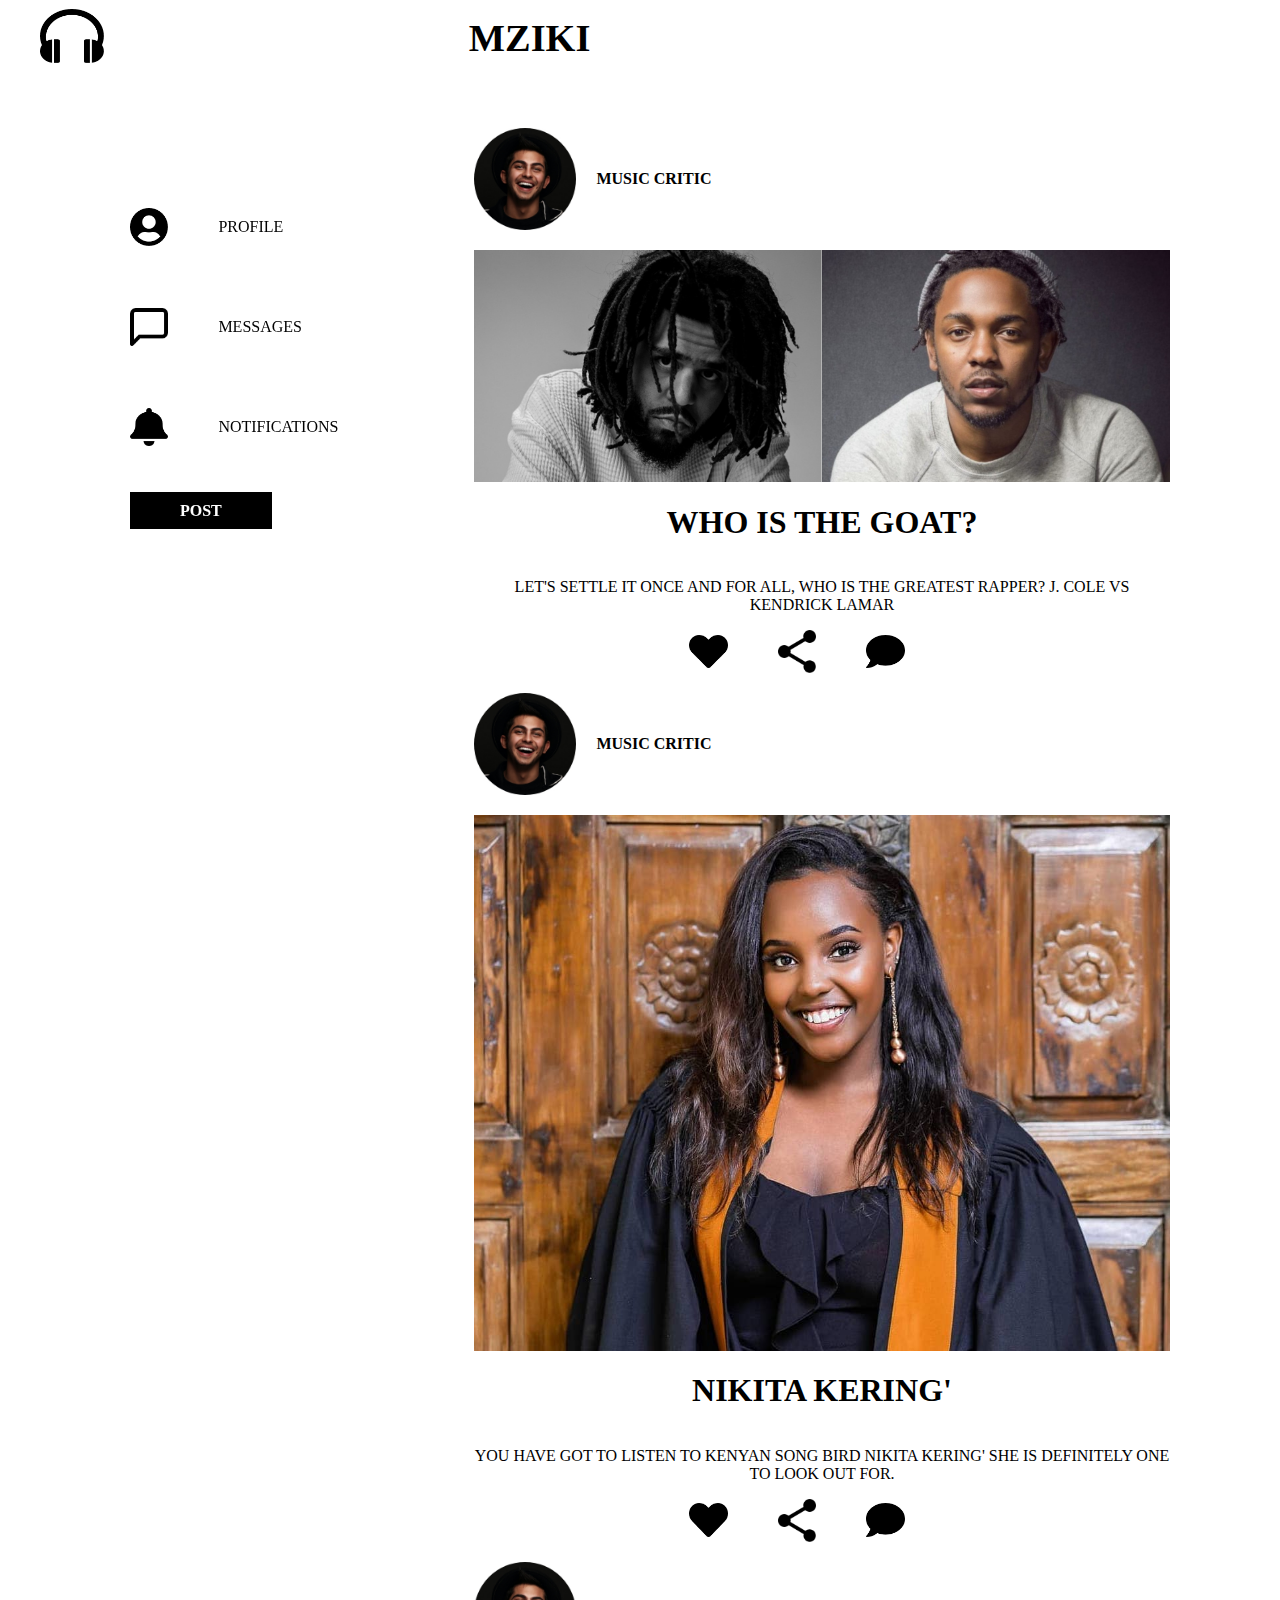
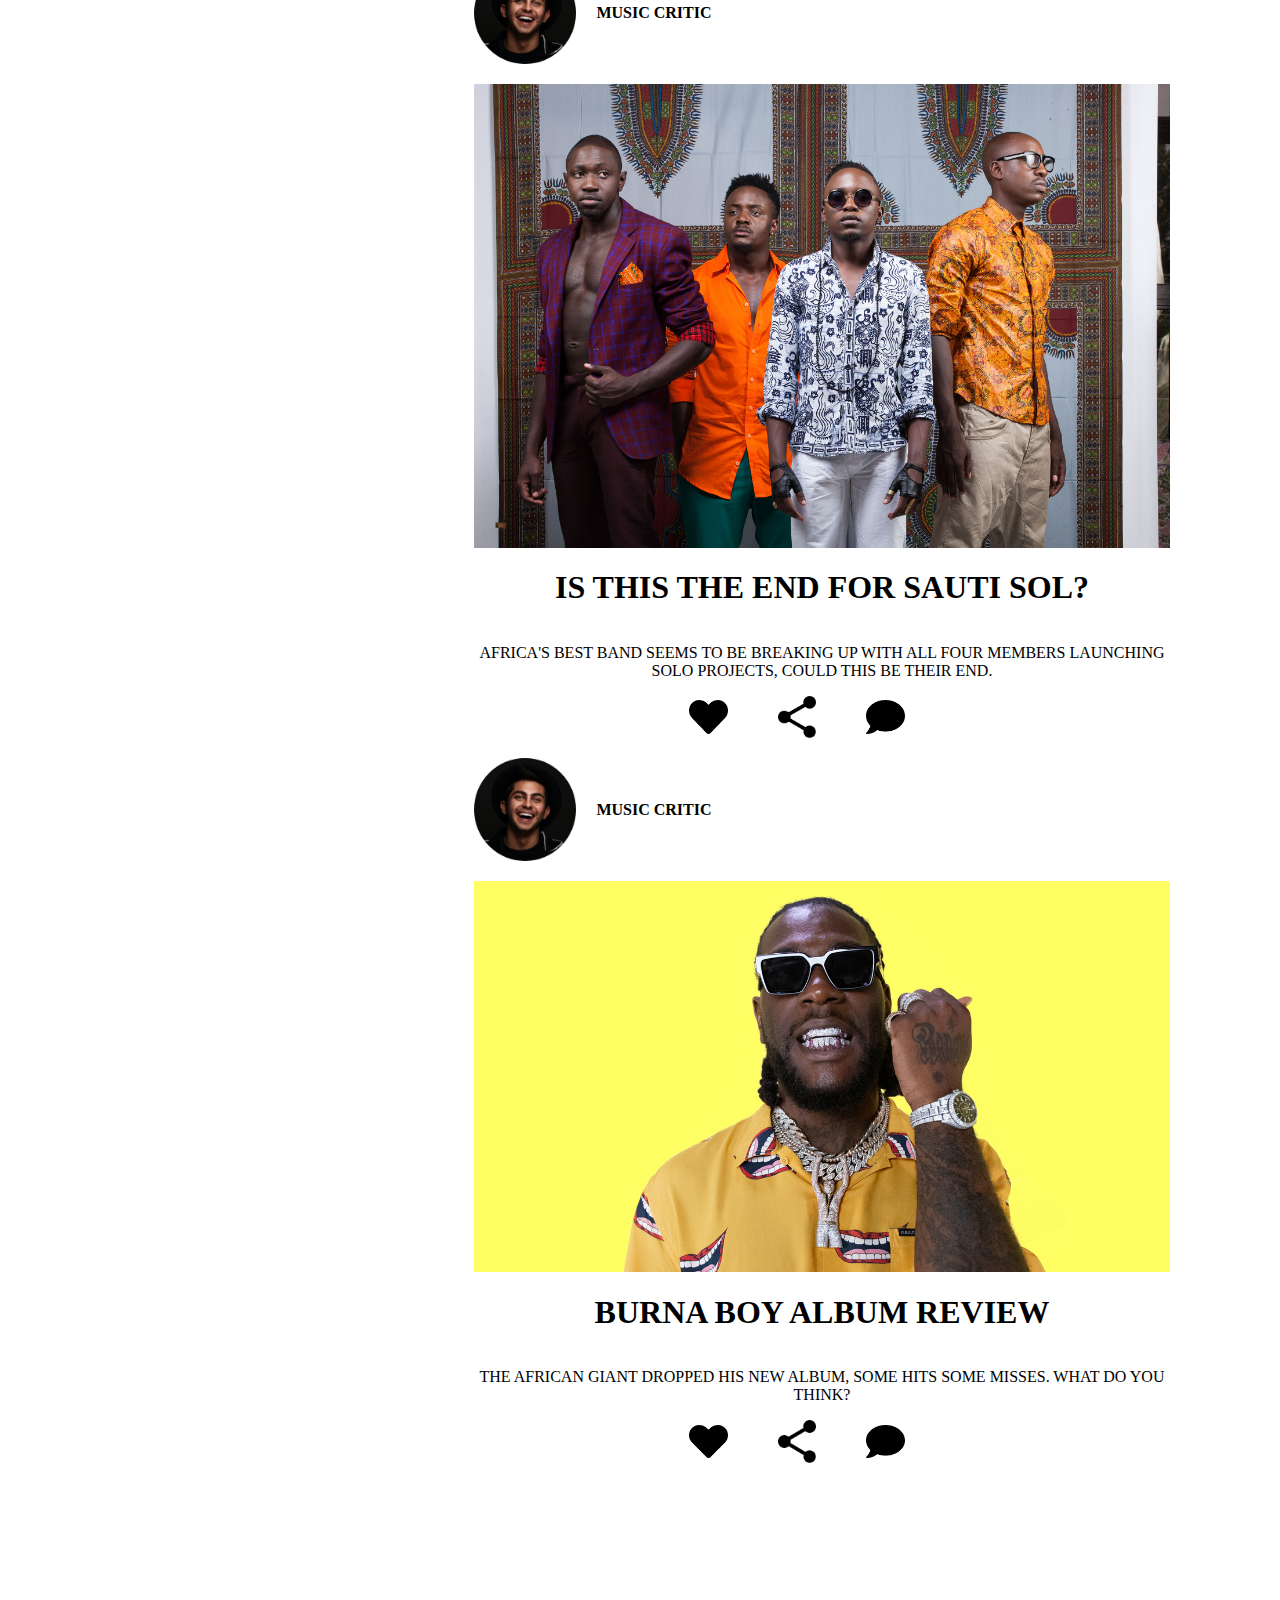
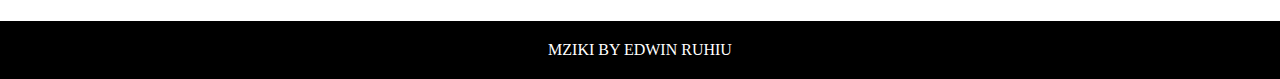
<file: index.html>
<!DOCTYPE html>
<html lang="en">
<head>
    <meta charset="UTF-8">
    <meta http-equiv="X-UA-Compatible" content="IE=edge">
    <meta name="viewport" content="width=device-width, initial-scale=1.0">
    <link rel="stylesheet" href="/style.css">
    <link rel="shortcut icon" href="./images/logo.png" type="image/x-icon">
    <title>MZIKI</title>
</head>
<body>
    <nav class="navbar" id="nav">
        <a href="index.html" class="navbar_logo">
            <img src="./images/logo.png" alt="">
        </a>
        <h1 class="nav-title">
            MZIKI
        </h1>
        <div class="navbar_toggle" id="mobile-menu">
            <span class="bar"></span>
            <span class="bar"></span>
            <span class="bar"></span>
        </div>
        <div class="navbar_menu">
            <a href="profile.html" class="navbar_link">PROFILE</a>
            <a href="messages.html" class="navbar_link">MESSAGES</a>
            <a href="notifications.html" class="navbar_link">NOTIFICATIONS</a>
            <a href="post.html" class="navbar_link cta">POST</a>
        </div>
    </nav>
    <section class="main">
        <div class="sidebar">
            <ul>
                <li>
                    <a href="profile.html">
                        <img src="./images/profile.png" alt="" class="side-icon">
                        <p>PROFILE</p>
                    </a>
                </li>
                <li>
                    <a href="messages.html">
                        <img src="./images/message.png" alt="" class="side-icon">
                        <p>MESSAGES</p>
                    </a>
                </li>
                <li>
                    <a href="notifications.html">
                        <img src="./images/bell.png" alt="" class="side-icon">
                        <p>NOTIFICATIONS</p>
                    </a>
                </li>
                <a href="post.html" class="post">
                    POST
                </a>
            </ul>
        </div>
        <div class="main-content">
            <a href="forumpost.html" class="forum-post">
                <div class="user">
                    <img src="./images/user.jpg" alt="" class="user-img">
                    <p class="username">MUSIC CRITIC</p>
                </div>
                <div class="forum-img">
                    <img src="./images/cole.jpg" alt="" class="img">
                    <img src="./images/kendrick.jpg" alt="" class="img">
                </div>
                <h1 class="forum-title">
                    WHO IS THE GOAT?
                </h1>
                <p class="forum-sub">
                    LET'S SETTLE IT ONCE AND FOR ALL,
                    WHO IS THE GREATEST RAPPER? J. COLE VS KENDRICK LAMAR
                </p>
                <div class="interactions">
                    <img src="./images/like.png" alt="like" class="icon">
                    <img src="./images/share.png" alt="share" class="icon">
                    <img src="./images/comment.png" alt="comment" class="icon">
                </div>
            </a>
            <a href="forumpost.html" class="forum-post">
                <div class="user">
                    <img src="./images/user.jpg" alt="" class="user-img">
                    <p class="username">MUSIC CRITIC</p>
                </div>
                <div class="forum-img">
                    <img src="./images/nikita.jpg" alt="" class="fimg">
                </div>
                <h1 class="forum-title">
                    NIKITA KERING'
                </h1>
                <p class="forum-sub">
                    YOU HAVE GOT TO LISTEN TO KENYAN SONG BIRD 
                    NIKITA KERING' SHE IS DEFINITELY ONE TO LOOK OUT FOR.
                </p>
                <div class="interactions">
                    <img src="./images/like.png" alt="" class="icon">
                    <img src="./images/share.png" alt="" class="icon">
                    <img src="./images/comment.png" alt="" class="icon">
                </div>
            </a>
            <a href="forumpost.html" class="forum-post">
                <div class="user">
                    <img src="./images/user.jpg" alt="" class="user-img">
                    <p class="username">MUSIC CRITIC</p>
                </div>
                <div class="forum-img">
                    <img src="./images/sautisol.jpg" alt="" class="fimg">
                </div>
                <h1 class="forum-title">
                    IS THIS THE END FOR SAUTI SOL?
                </h1>
                <p class="forum-sub">
                    AFRICA'S BEST BAND SEEMS TO BE BREAKING UP WITH ALL FOUR 
                    MEMBERS LAUNCHING SOLO PROJECTS, COULD THIS BE THEIR END.
                </p>
                <div class="interactions">
                    <img src="./images/like.png" alt="" class="icon">
                    <img src="./images/share.png" alt="" class="icon">
                    <img src="./images/comment.png" alt="" class="icon">
                </div>
            </a>
            <a href="forumpost.html" class="forum-post">
                <div class="user">
                    <img src="./images/user.jpg" alt="" class="user-img">
                    <p class="username">MUSIC CRITIC</p>
                </div>
                <div class="forum-img">
                    <img src="./images/burna.jpg" alt="" class="fimg">
                </div>
                <h1 class="forum-title">
                    BURNA BOY ALBUM REVIEW
                </h1>
                <p class="forum-sub">
                    THE AFRICAN GIANT DROPPED HIS NEW ALBUM,
                    SOME HITS SOME MISSES. WHAT DO YOU THINK?
                </p>
                <div class="interactions">
                    <img src="./images/like.png" alt="" class="icon">
                    <img src="./images/share.png" alt="" class="icon">
                    <img src="./images/comment.png" alt="" class="icon">
                </div>
            </a>
        </div>
    </section>
    <div class="footer">
        MZIKI BY EDWIN RUHIU
    </div>
    <script src="./main.js"></script>
</body>
</html>
</file>
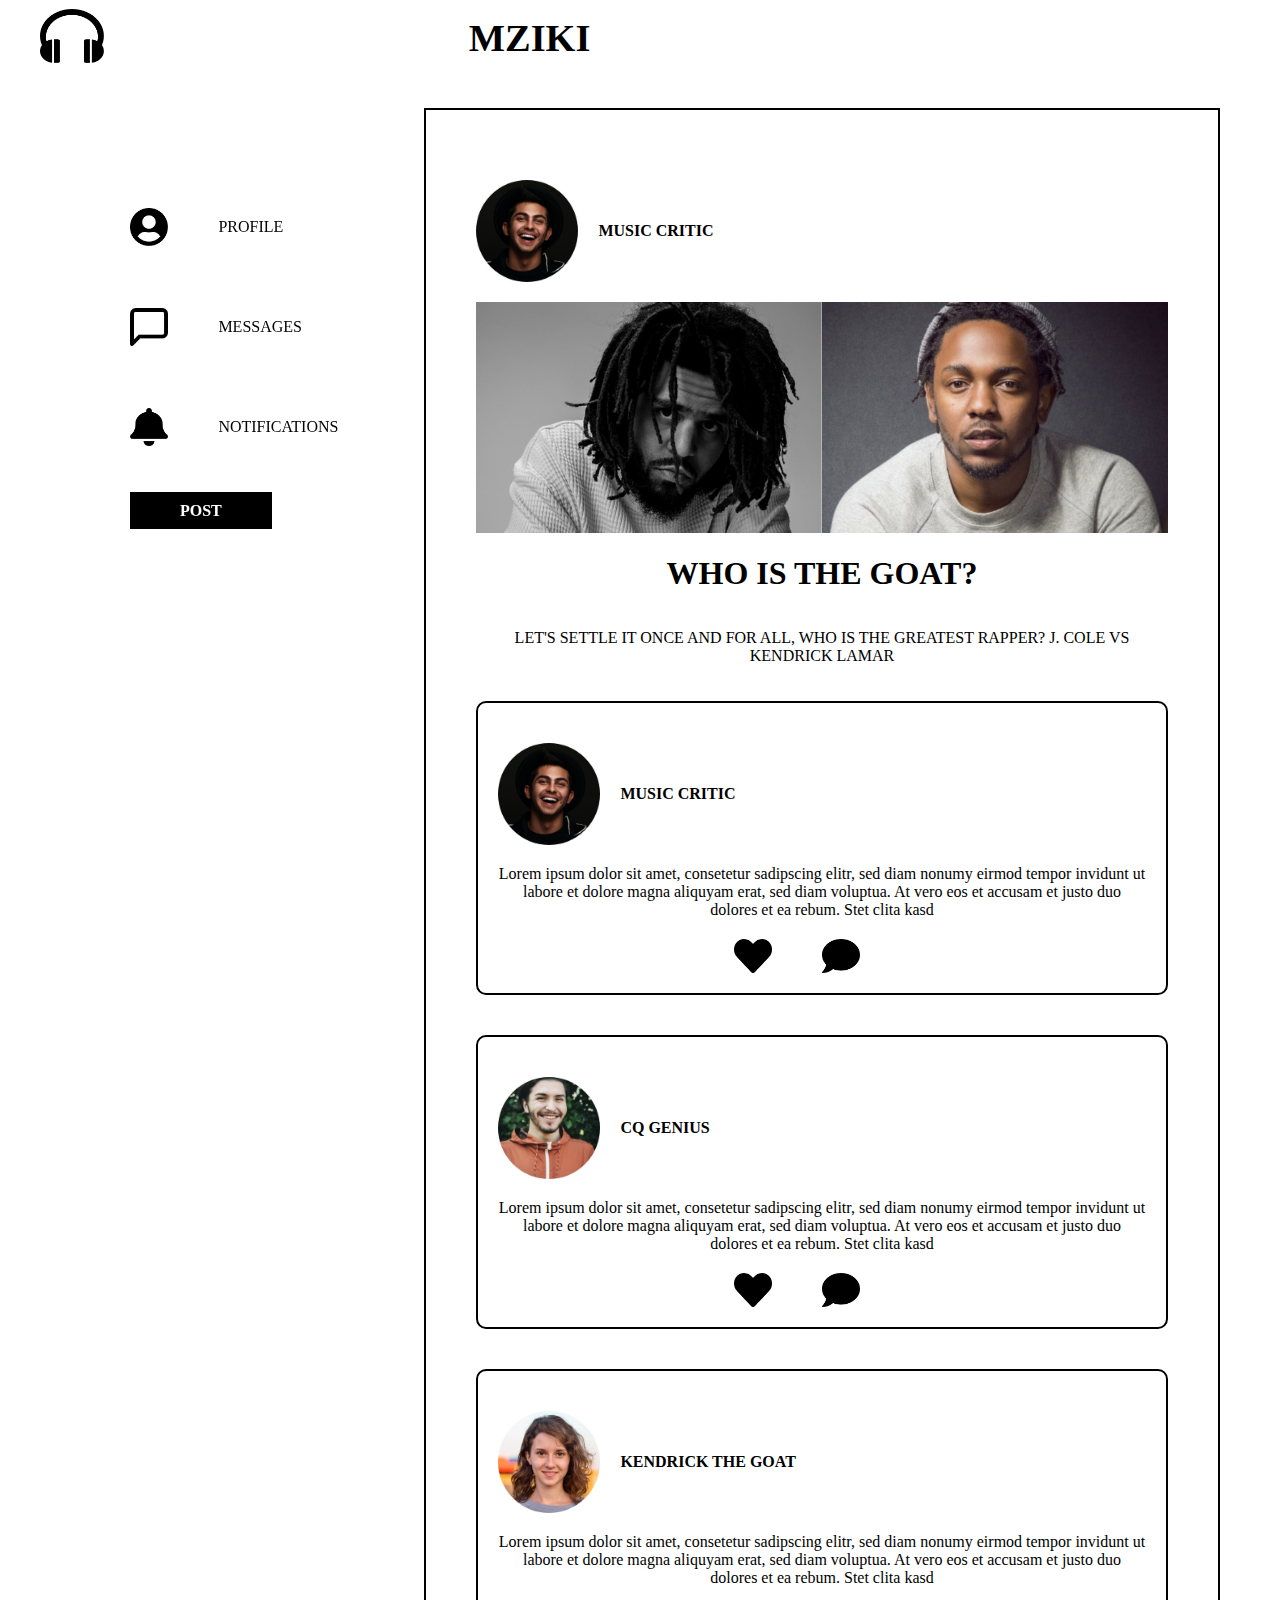
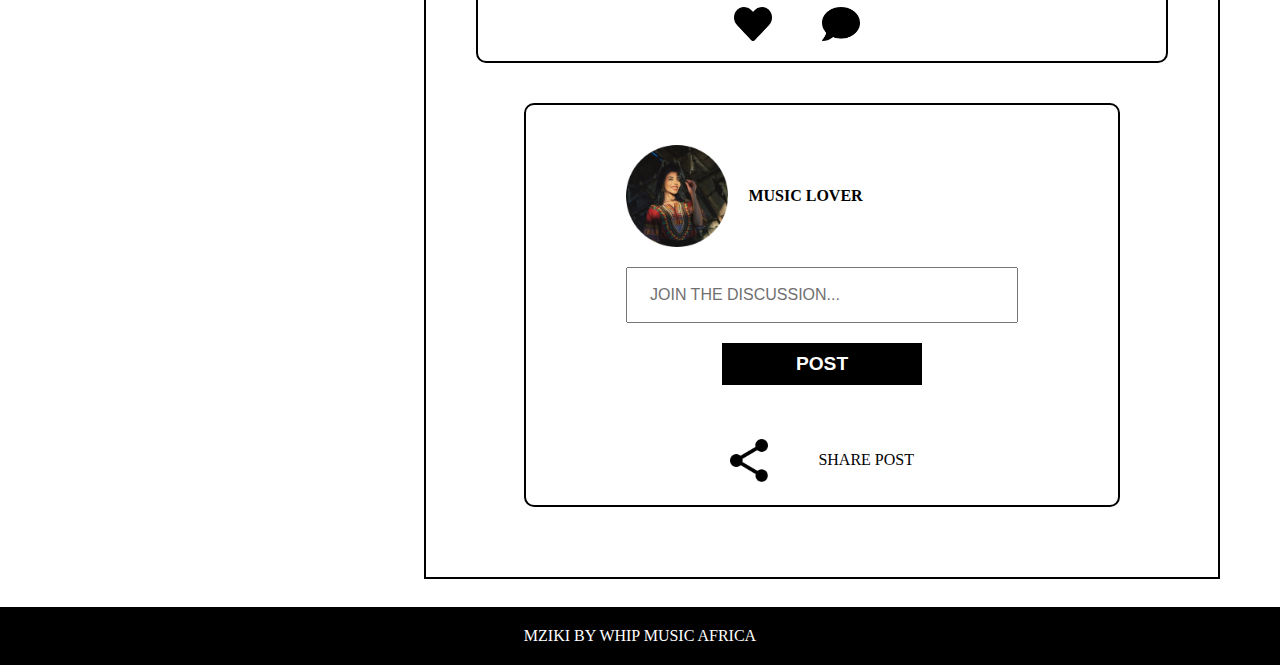
<file: forumpost.html>
<!DOCTYPE html>
<html lang="en">
<head>
    <meta charset="UTF-8">
    <meta http-equiv="X-UA-Compatible" content="IE=edge">
    <meta name="viewport" content="width=device-width, initial-scale=1.0">
    <link rel="stylesheet" href="/style.css">
    <link rel="shortcut icon" href="./images/logo.png" type="image/x-icon">
    <title>WHO IS THE GOAT?</title>
</head>
<body>
    <nav class="navbar" id="nav">
        <a href="index.html" class="navbar_logo">
            <img src="./images/logo.png" alt="">
        </a>
        <h1 class="nav-title">
            MZIKI
        </h1>
        <div class="navbar_toggle" id="mobile-menu">
            <span class="bar"></span>
            <span class="bar"></span>
            <span class="bar"></span>
        </div>
        <div class="navbar_menu">
            <a href="profile.html" class="navbar_link">PROFILE</a>
            <a href="messages.html" class="navbar_link">MESSAGES</a>
            <a href="notifications.html" class="navbar_link">NOTIFICATIONS</a>
            <a href="post.html" class="navbar_link cta">POST</a>
        </div>
    </nav>
    <section class="main">
        <div class="sidebar">
            <ul>
                <li>
                    <a href="profile.html">
                        <img src="./images/profile.png" alt="" class="side-icon">
                        <p>PROFILE</p>
                    </a>
                </li>
                <li>
                    <a href="messages.html">
                        <img src="./images/message.png" alt="" class="side-icon">
                        <p>MESSAGES</p>
                    </a>
                </li>
                <li>
                    <a href="notifications.html">
                        <img src="./images/bell.png" alt="" class="side-icon">
                        <p>NOTIFICATIONS</p>
                    </a>
                </li>
                <a href="post.html" class="post">
                    POST
                </a>
            </ul>
        </div>
        <div class="main-content" id="forum">
            <div class="forum">
                <div class="user">
                    <img src="./images/user.jpg" alt="" class="user-img">
                    <p class="username">MUSIC CRITIC</p>
                </div>
                <div class="forum-img">
                    <img src="./images/cole.jpg" alt="" class="img">
                    <img src="./images/kendrick.jpg" alt="" class="img">
                </div>
                <h1 class="forum-title">
                    WHO IS THE GOAT?
                </h1>
                <p class="forum-sub">
                    LET'S SETTLE IT ONCE AND FOR ALL,
                    WHO IS THE GREATEST RAPPER? J. COLE VS KENDRICK LAMAR
                </p>
            </div>
            <div class="comment">
                <div class="user">
                    <img src="./images/user.jpg" alt="" class="user-img">
                    <p class="username">MUSIC CRITIC</p>
                </div>
                <div class="comment-details">
                    Lorem ipsum dolor sit amet, consetetur sadipscing elitr, sed diam nonumy eirmod tempor invidunt ut labore et dolore magna aliquyam erat, sed diam voluptua. At vero eos et accusam et justo duo dolores et ea rebum. Stet clita kasd
                </div>
                <div class="interactions">
                    <img src="./images/like.png" alt="like" class="icon">
                    <img src="./images/comment.png" alt="comment" class="icon">
                </div>
            </div>
            <div class="comment">
                <div class="user">
                    <img src="./images/CQ.jpg" alt="" class="user-img">
                    <p class="username">CQ GENIUS</p>
                </div>
                <div class="comment-details">
                    Lorem ipsum dolor sit amet, consetetur sadipscing elitr, sed diam nonumy eirmod tempor invidunt ut labore et dolore magna aliquyam erat, sed diam voluptua. At vero eos et accusam et justo duo dolores et ea rebum. Stet clita kasd
                </div>
                <div class="interactions">
                    <img src="./images/like.png" alt="like" class="icon">
                    <img src="./images/comment.png" alt="comment" class="icon">
                </div>
            </div>
            <div class="comment">
                <div class="user">
                    <img src="./images/goat.jpg" alt="" class="user-img">
                    <p class="username">KENDRICK THE GOAT</p>
                </div>
                <div class="comment-details">
                    Lorem ipsum dolor sit amet, consetetur sadipscing elitr, sed diam nonumy eirmod tempor invidunt ut labore et dolore magna aliquyam erat, sed diam voluptua. At vero eos et accusam et justo duo dolores et ea rebum. Stet clita kasd
                </div>
                <div class="interactions">
                    <img src="./images/like.png" alt="like" class="icon">
                    <img src="./images/comment.png" alt="comment" class="icon">
                </div>
            </div>
            <div class="comment wrapper">
                <div class="user">
                    <img src="./images/user1.jpg" alt="" class="user-img">
                    <p class="username">MUSIC LOVER</p>
                </div>
                <div class="user-comment">
                <input type="text" placeholder="JOIN THE DISCUSSION..." class="comment-input">
                <input type="button" value="POST" class="comment-btn">
                <div class="interactions">
                    <img src="./images/share.png" alt="like" class="icon">
                    <p>SHARE POST</p>
                </div>
                </div>
            </div>
        </div>
    </section>
    <div class="footer">
        MZIKI BY WHIP MUSIC AFRICA
    </div>
    <script src="./main.js"></script>
</body>
</html>
</file>
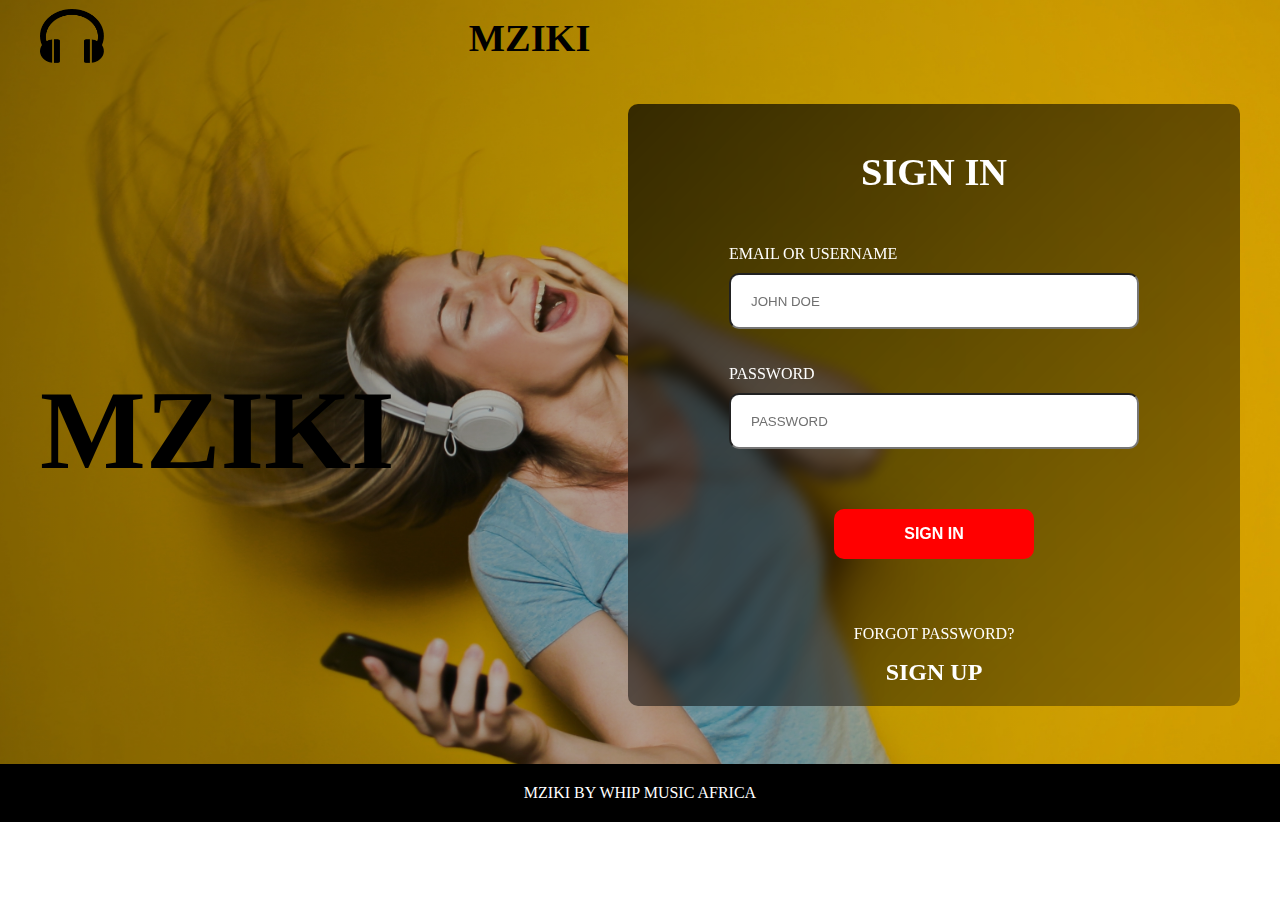
<file: login.html>
<!DOCTYPE html>
<html lang="en">
<head>
    <meta charset="UTF-8">
    <meta http-equiv="X-UA-Compatible" content="IE=edge">
    <meta name="viewport" content="width=device-width, initial-scale=1.0">
    <link rel="stylesheet" href="/style.css">
    <link rel="shortcut icon" href="./images/logo.png" type="image/x-icon">
    <title>LOG IN</title>
</head>
<body>
    <nav class="navbar">
        <a href="index.html" class="navbar_logo">
            <img src="./images/logo.png" alt="">
        </a>
        <h1 class="nav-title">
            MZIKI
        </h1>
        <div class="navbar_toggle" id="mobile-menu">
            <span class="bar"></span>
            <span class="bar"></span>
            <span class="bar"></span>
        </div>
        <div class="navbar_menu">
            <a href="profile.html" class="navbar_link">PROFILE</a>
            <a href="messages.html" class="navbar_link">MESSAGES</a>
            <a href="notifications.html" class="navbar_link">NOTIFICATIONS</a>
            <a href="post.html" class="navbar_link cta">POST</a>
        </div>
    </nav>
    <section class="hero">
        <div class="hero-wrapper">
            <h1 class="title">
                MZIKI
            </h1>
            <div class="action">
                <h1 class="card-title"> SIGN IN</h1>
                <label>
                    <p class="label"> EMAIL OR USERNAME</p>
                    <input type="text" class="input" placeholder="JOHN DOE">
                </label>
                <label>
                    <p class="label"> PASSWORD</p>
                    <input type="text" class="input" placeholder="PASSWORD">
                </label>
                <input type="button" value="SIGN IN" class="btn">
                <p class="password">FORGOT PASSWORD?</p>
                <a href="#" class="signup">SIGN UP</a>
            </div>
        </div>
    </section>
    <div class="footer">
        MZIKI BY WHIP MUSIC AFRICA
    </div>
</body>
</html>
</file>
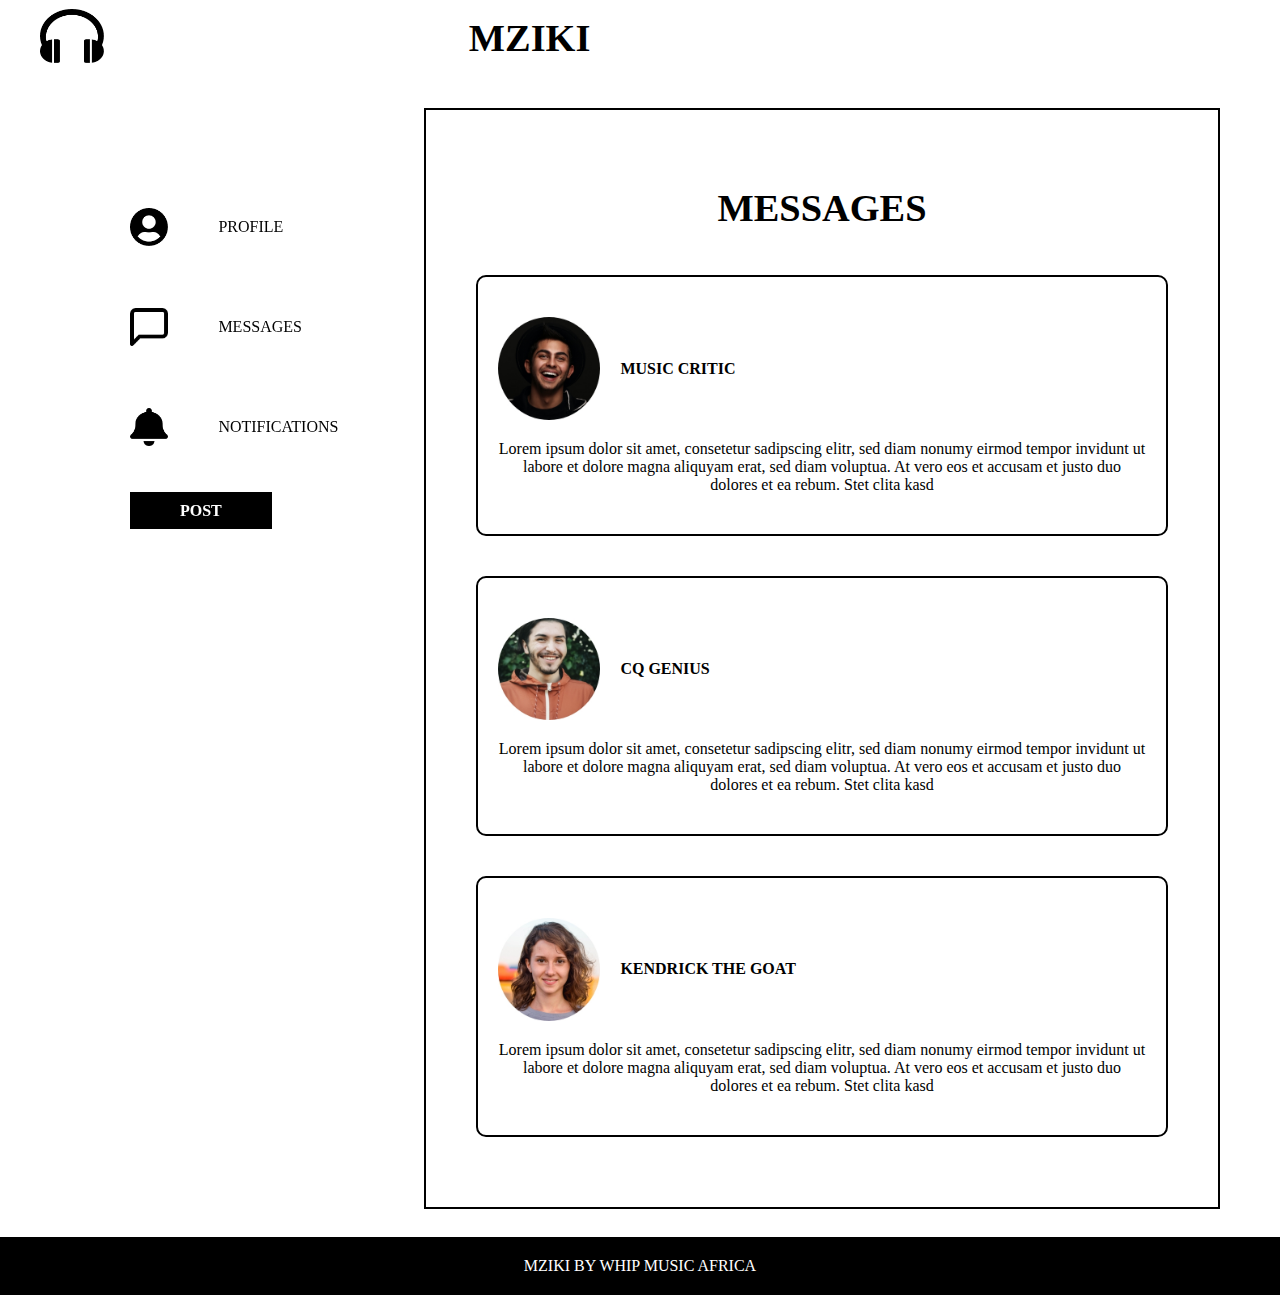
<file: messages.html>
<!DOCTYPE html>
<html lang="en">
<head>
    <meta charset="UTF-8">
    <meta http-equiv="X-UA-Compatible" content="IE=edge">
    <meta name="viewport" content="width=device-width, initial-scale=1.0">
    <link rel="stylesheet" href="/style.css">
    <link rel="shortcut icon" href="./images/logo.png" type="image/x-icon">
    <title>MESSAGES</title>
</head>
<body>
    <nav class="navbar" id="nav">
        <a href="index.html" class="navbar_logo">
            <img src="./images/logo.png" alt="">
        </a>
        <h1 class="nav-title">
            MZIKI
        </h1>
        <div class="navbar_toggle" id="mobile-menu">
            <span class="bar"></span>
            <span class="bar"></span>
            <span class="bar"></span>
        </div>
        <div class="navbar_menu">
            <a href="profile.html" class="navbar_link">PROFILE</a>
            <a href="messages.html" class="navbar_link">MESSAGES</a>
            <a href="notifications.html" class="navbar_link">NOTIFICATIONS</a>
            <a href="post.html" class="navbar_link cta">POST</a>
        </div>
    </nav>
    <section class="main">
        <div class="sidebar">
            <ul>
                <li>
                    <a href="profile.html">
                        <img src="./images/profile.png" alt="" class="side-icon">
                        <p>PROFILE</p>
                    </a>
                </li>
                <li>
                    <a href="messages.html">
                        <img src="./images/message.png" alt="" class="side-icon">
                        <p>MESSAGES</p>
                    </a>
                </li>
                <li>
                    <a href="notifications.html">
                        <img src="./images/bell.png" alt="" class="side-icon">
                        <p>NOTIFICATIONS</p>
                    </a>
                </li>
                <a href="post.html" class="post">
                    POST
                </a>
            </ul>
        </div>
        <div class="main-content" id="forum">
            <h1 class="page-title">MESSAGES</h1>
            <div class="comment">
                <div class="user">
                    <img src="./images/user.jpg" alt="" class="user-img">
                    <p class="username">MUSIC CRITIC</p>
                </div>
                <div class="comment-details">
                    Lorem ipsum dolor sit amet, consetetur sadipscing elitr, sed diam nonumy eirmod tempor invidunt ut labore et dolore magna aliquyam erat, sed diam voluptua. At vero eos et accusam et justo duo dolores et ea rebum. Stet clita kasd
                </div>
            </div>
            <div class="comment">
                <div class="user">
                    <img src="./images/CQ.jpg" alt="" class="user-img">
                    <p class="username">CQ GENIUS</p>
                </div>
                <div class="comment-details">
                    Lorem ipsum dolor sit amet, consetetur sadipscing elitr, sed diam nonumy eirmod tempor invidunt ut labore et dolore magna aliquyam erat, sed diam voluptua. At vero eos et accusam et justo duo dolores et ea rebum. Stet clita kasd
                </div>
            </div>
            <div class="comment">
                <div class="user">
                    <img src="./images/goat.jpg" alt="" class="user-img">
                    <p class="username">KENDRICK THE GOAT</p>
                </div>
                <div class="comment-details">
                    Lorem ipsum dolor sit amet, consetetur sadipscing elitr, sed diam nonumy eirmod tempor invidunt ut labore et dolore magna aliquyam erat, sed diam voluptua. At vero eos et accusam et justo duo dolores et ea rebum. Stet clita kasd
                </div>
            </div>
        </div>
    </section>
    <div class="footer">
        MZIKI BY WHIP MUSIC AFRICA
    </div>
    <script src="./main.js"></script>
</body>
</html>
</file>
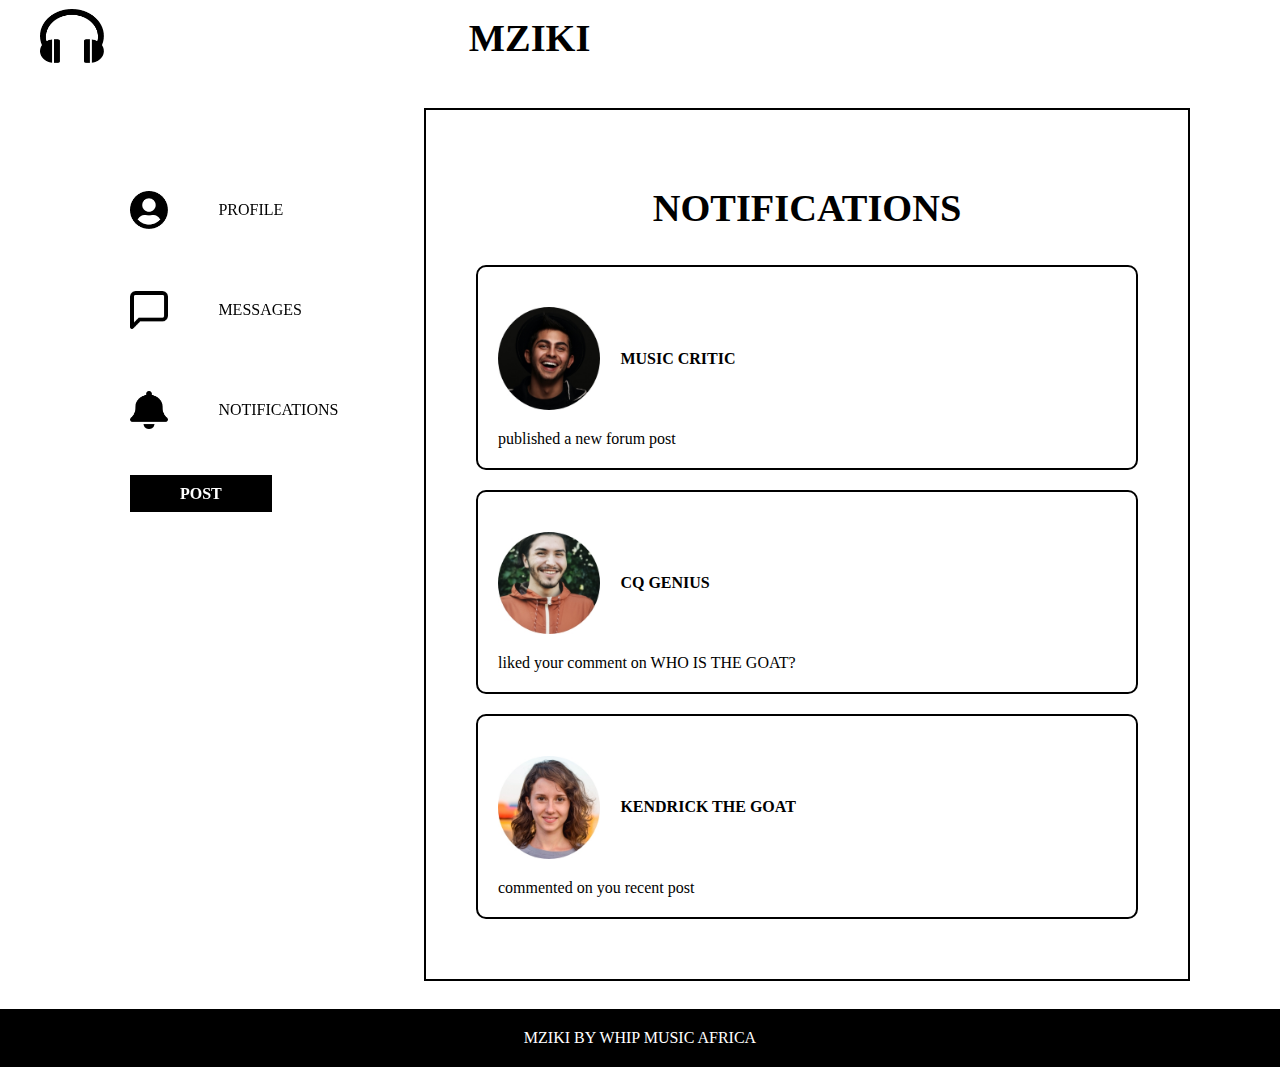
<file: notifications.html>
<!DOCTYPE html>
<html lang="en">
<head>
    <meta charset="UTF-8">
    <meta http-equiv="X-UA-Compatible" content="IE=edge">
    <meta name="viewport" content="width=device-width, initial-scale=1.0">
    <link rel="stylesheet" href="/style.css">
    <link rel="shortcut icon" href="./images/logo.png" type="image/x-icon">
    <title>NOTIFICATIONS</title>
</head>
<body>
    <nav class="navbar" id="nav">
        <a href="index.html" class="navbar_logo">
            <img src="./images/logo.png" alt="">
        </a>
        <h1 class="nav-title">
            MZIKI
        </h1>
        <div class="navbar_toggle" id="mobile-menu">
            <span class="bar"></span>
            <span class="bar"></span>
            <span class="bar"></span>
        </div>
        <div class="navbar_menu">
            <a href="profile.html" class="navbar_link">PROFILE</a>
            <a href="messages.html" class="navbar_link">MESSAGES</a>
            <a href="notifications.html" class="navbar_link">NOTIFICATIONS</a>
            <a href="post.html" class="navbar_link cta">POST</a>
        </div>
    </nav>
    <section class="main" id="main">
        <div class="sidebar">
            <ul>
                <li>
                    <a href="profile.html">
                        <img src="./images/profile.png" alt="" class="side-icon">
                        <p>PROFILE</p>
                    </a>
                </li>
                <li>
                    <a href="messages.html">
                        <img src="./images/message.png" alt="" class="side-icon">
                        <p>MESSAGES</p>
                    </a>
                </li>
                <li>
                    <a href="notifications.html">
                        <img src="./images/bell.png" alt="" class="side-icon">
                        <p>NOTIFICATIONS</p>
                    </a>
                </li>
                <a href="post.html" class="post">
                    POST
                </a>
            </ul>
        </div>
        <div class="notifications">
            <h1 class="page-title">NOTIFICATIONS</h1>
            <div class="notification">
                <div class="user">
                    <img src="./images/user.jpg" alt="" class="user-img">
                    <p class="username">MUSIC CRITIC</p>
                </div>
                <div class="notifications-details">
                    published a new forum post
                </div>
            </div>
            <div class="notification">
                <div class="user">
                    <img src="./images/CQ.jpg" alt="" class="user-img">
                    <p class="username">CQ GENIUS</p>
                </div>
                <div class="notifications-details">
                    liked your comment on WHO IS THE GOAT?
                </div>
            </div>
            <div class="notification">
                <div class="user">
                    <img src="./images/goat.jpg" alt="" class="user-img">
                    <p class="username">KENDRICK THE GOAT</p>
                </div>
                <div class="notifications-details">
                    commented on you recent post
                </div>
            </div>
        </div>
    </section>
    <div class="footer">
        MZIKI BY WHIP MUSIC AFRICA
    </div>
    <script src="./main.js"></script>
</body>
</html>
</file>
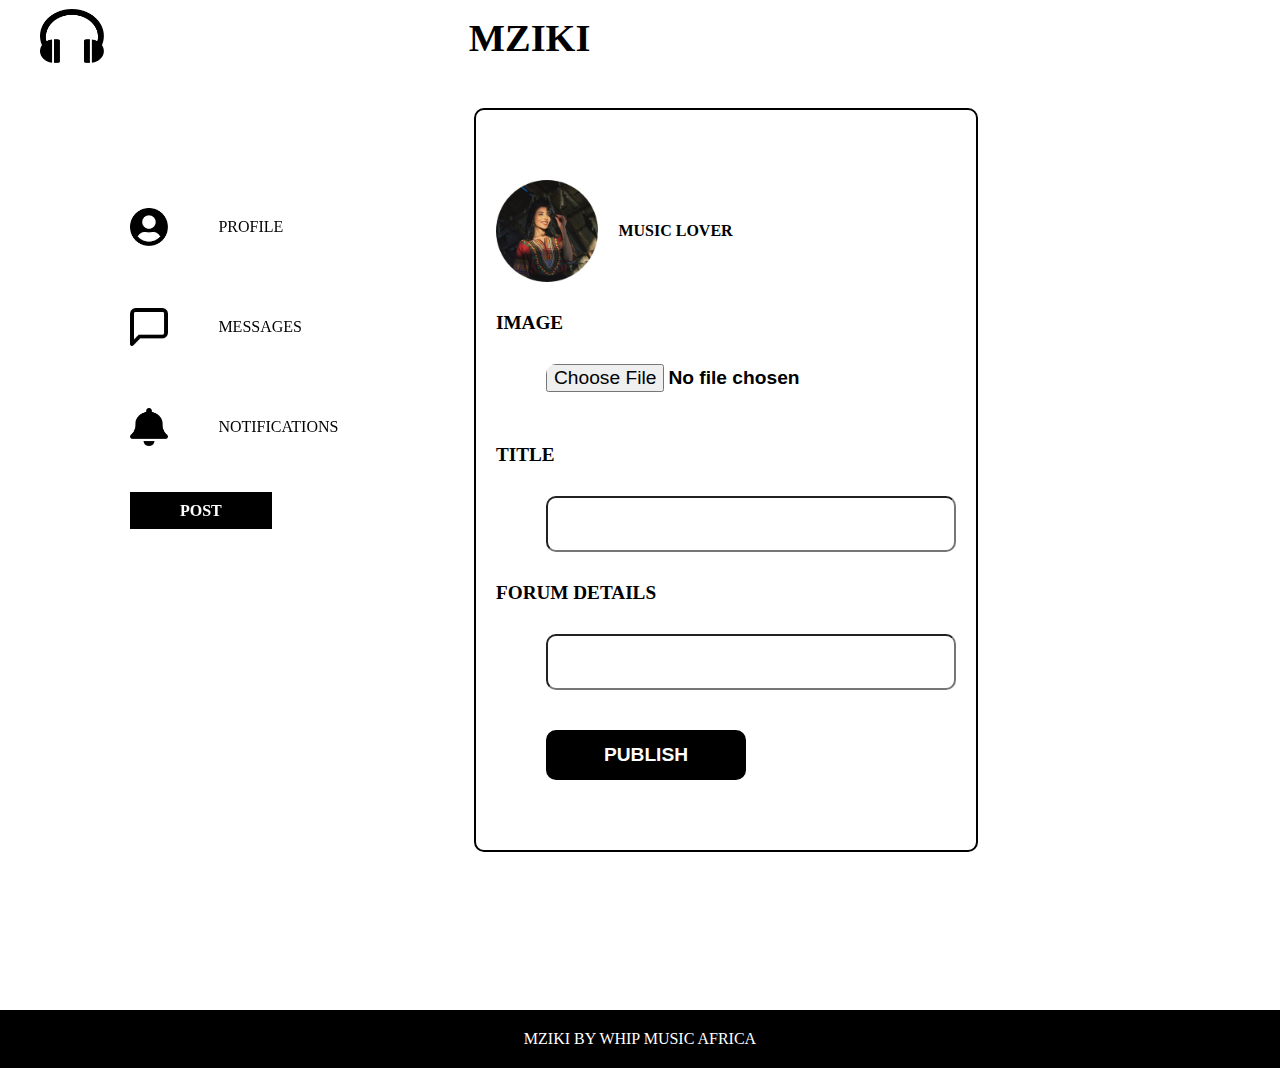
<file: post.html>
<!DOCTYPE html>
<html lang="en">
<head>
    <meta charset="UTF-8">
    <meta http-equiv="X-UA-Compatible" content="IE=edge">
    <meta name="viewport" content="width=device-width, initial-scale=1.0">
    <link rel="stylesheet" href="/style.css">
    <link rel="shortcut icon" href="./images/logo.png" type="image/x-icon">
    <title>POST</title>
</head>
<body>
    <nav class="navbar" id="nav">
        <a href="index.html" class="navbar_logo">
            <img src="./images/logo.png" alt="">
        </a>
        <h1 class="nav-title">
            MZIKI
        </h1>
        <div class="navbar_toggle" id="mobile-menu">
            <span class="bar"></span>
            <span class="bar"></span>
            <span class="bar"></span>
        </div>
        <div class="navbar_menu">
            <a href="profile.html" class="navbar_link">PROFILE</a>
            <a href="messages.html" class="navbar_link">MESSAGES</a>
            <a href="notifications.html" class="navbar_link">NOTIFICATIONS</a>
            <a href="post.html" class="navbar_link cta">POST</a>
        </div>
    </nav>
    <section class="main">
        <div class="sidebar">
            <ul>
                <li>
                    <a href="profile.html">
                        <img src="./images/profile.png" alt="" class="side-icon">
                        <p>PROFILE</p>
                    </a>
                </li>
                <li>
                    <a href="messages.html">
                        <img src="./images/message.png" alt="" class="side-icon">
                        <p>MESSAGES</p>
                    </a>
                </li>
                <li>
                    <a href="notifications.html">
                        <img src="./images/bell.png" alt="" class="side-icon">
                        <p>NOTIFICATIONS</p>
                    </a>
                </li>
                <a href="post.html" class="post">
                    POST
                </a>
            </ul>
        </div>
        <div class="main-content">
            <form action="post">
                <div class="user">
                    <img src="./images/user1.jpg" alt="" class="user-img">
                    <p class="username">MUSIC LOVER</p>
                </div>
                <div class="form-image">
                    <label class="form_label" for="from_name">IMAGE</label>
                    <input type="file">
                </div>
                    <div class="form-title">
                        <label class="form_label" for="from_name">TITLE</label>
                        <input type="text" class="input">
                    </div>
                    <div class="forum-details">
                        <label class="form_label" for="email_address">FORUM DETAILS</label>
                        <input type="text" class="input"cols="60" rows="10">
                    </div>
                    <input id="button" type="submit" class="buttn" name="submit" value="PUBLISH"/>
            </form>
        </div>
    </section>
    <div class="footer">
        MZIKI BY WHIP MUSIC AFRICA
    </div>
    <script src="./main.js"></script>
</body>
</html>
</file>
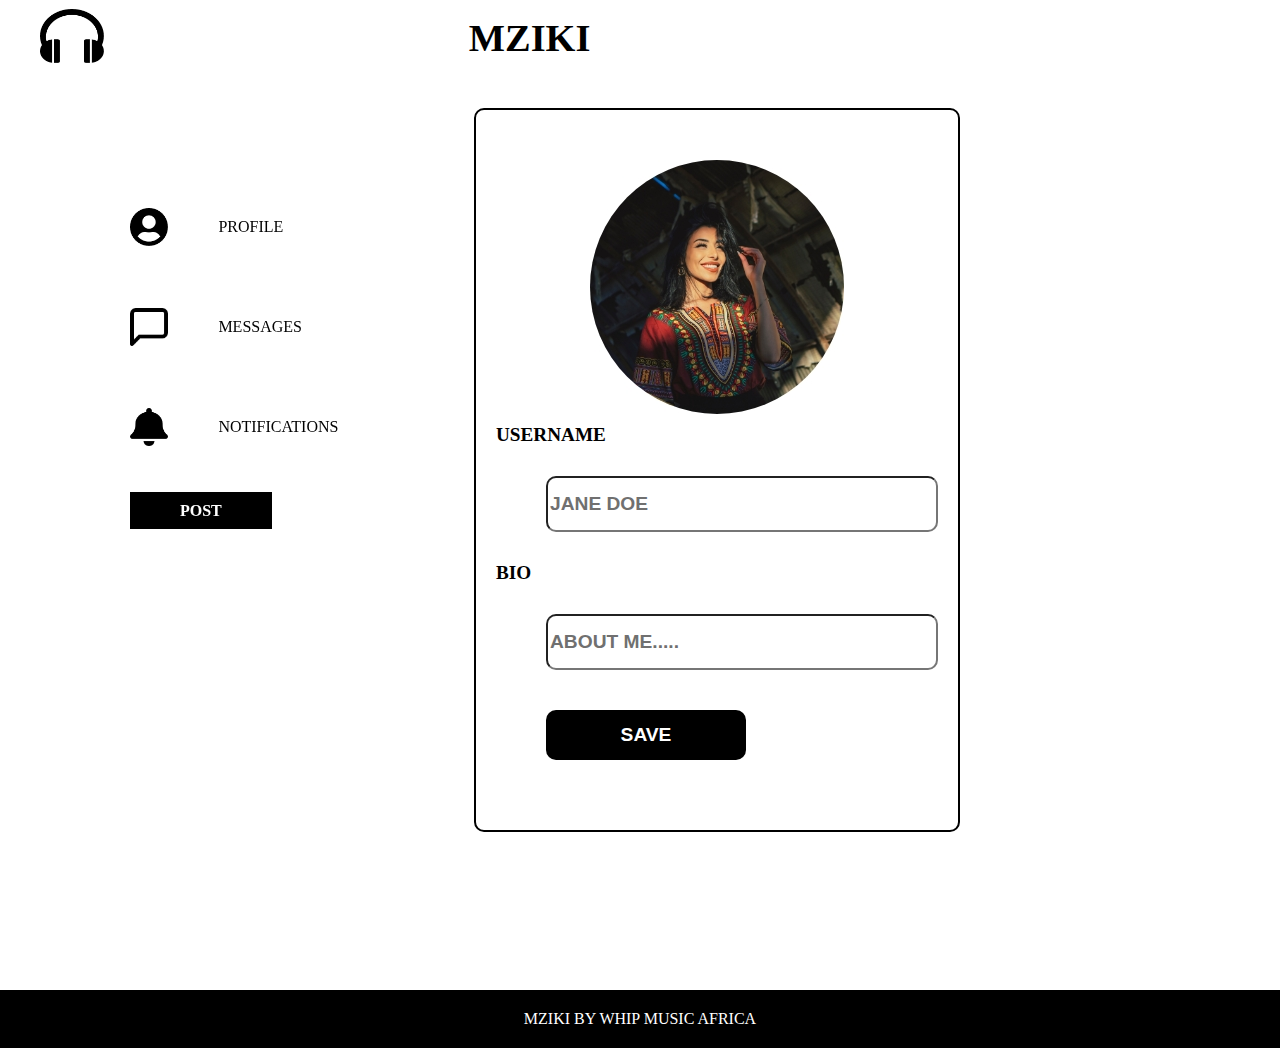
<file: profile.html>
<!DOCTYPE html>
<html lang="en">
<head>
    <meta charset="UTF-8">
    <meta http-equiv="X-UA-Compatible" content="IE=edge">
    <meta name="viewport" content="width=device-width, initial-scale=1.0">
    <link rel="stylesheet" href="/style.css">
    <link rel="shortcut icon" href="./images/logo.png" type="image/x-icon">
    <title>PROFILE</title>
</head>
<body>
    <nav class="navbar" id="nav">
        <a href="index.html" class="navbar_logo">
            <img src="./images/logo.png" alt="">
        </a>
        <h1 class="nav-title">
            MZIKI
        </h1>
        <div class="navbar_toggle" id="mobile-menu">
            <span class="bar"></span>
            <span class="bar"></span>
            <span class="bar"></span>
        </div>
        <div class="navbar_menu">
            <a href="profile.html" class="navbar_link">PROFILE</a>
            <a href="messages.html" class="navbar_link">MESSAGES</a>
            <a href="notifications.html" class="navbar_link">NOTIFICATIONS</a>
            <a href="post.html" class="navbar_link cta">POST</a>
        </div>
    </nav>
    <section class="main">
        <div class="sidebar">
            <ul>
                <li>
                    <a href="profile.html">
                        <img src="./images/profile.png" alt="" class="side-icon">
                        <p>PROFILE</p>
                    </a>
                </li>
                <li>
                    <a href="messages.html">
                        <img src="./images/message.png" alt="" class="side-icon">
                        <p>MESSAGES</p>
                    </a>
                </li>
                <li>
                    <a href="notifications.html">
                        <img src="./images/bell.png" alt="" class="side-icon">
                        <p>NOTIFICATIONS</p>
                    </a>
                </li>
                <a href="post.html" class="post">
                    POST
                </a>
            </ul>
        </div>
        <div class="main-content">
            <form action="post">
                <div class="profile-img">
                    <img src="./images/user1.jpg" alt="" class="profile-img">
                </div>
                    <div class="form-title">
                        <label class="form_label" for="from_name">USERNAME</label>
                        <input type="text" class="profile-input" placeholder="JANE DOE">
                    </div>
                    <div class="forum-details">
                        <label class="form_label" for="email_address">BIO</label>
                        <input type="text" class="profile-input" placeholder="ABOUT ME.....">
                    </div>
                    <input id="button" type="submit" class="buttn" name="submit" value="SAVE"/>
            </form>
        </div>
    </section>
    <div class="footer">
        MZIKI BY WHIP MUSIC AFRICA
    </div>
    <script src="./main.js"></script>
</body>
</html>
</file>
<file: style.css>
body{
    overflow-x: hidden;
    margin: 0;
    font-family: 'Montserrat';
}
:root{
    --black: #000;
    --white: #fff;
    --main: #FF0000;
    --blackish: #707070;
    --offwhite: #F1EEEE;
}
a{
    text-decoration: none;
}
.hero{
    background: linear-gradient(to right, rgba(0,0,0,0.4), rgba(0,0,0,0.1)),
    url(images/bg.jpg);
    background-position: center;
    background-size: cover;
    background-attachment: fixed;
    display: flex;
    flex-direction: column;
    justify-content: space-between;
    align-items: center;
    height: 100%;
    width: 100vw;
    margin-top: -80px;
}
.hero-wrapper{
    padding: 0.5rem calc((100vw - 1200px) / 2);
    display: flex;
    flex-direction: column;
    align-items: center;
    justify-content: center;
    margin-top: 100px;
}
.action{
    display: flex;
    flex-direction: column;
    justify-content: center;
    align-items: center;
    padding: 20px 50px;
    background: linear-gradient( to right bottom,
    rgba(0, 0, 0, 0.7),rgba(0, 0, 0, 0.3));
    box-shadow:rgba(255, 255, 255, 0.5);
    backdrop-filter: blur(.4rem);
    border-radius: 10px;
    margin-bottom: 50px;
}
.nav{
    height: 60px;
    padding: 0.5rem calc((100vw - 1200px) / 2);
    display: flex;
    justify-content: space-around;
    align-items: center;
}
.nav-title{
    font-size: clamp(1rem, 3vw, 3rem);
}
.navbar{
    height: 60px;
    padding: 0.5rem calc((100vw - 1200px) / 2);
    display: flex;
    justify-content: space-between;
    align-items: center;
    position: relative;
}
.logo,
.navbar_logo{
    width: 5vw;
}
.logo img,
.navbar_logo img{
    width: 100%;
}
.navbar_link{
    color: var(--black);
    text-decoration: none;
    padding: 0rem 1rem;
    margin: 20px 0;
    display: none;
}
.navbar_logo:hover,
.navbar_link:hover{
    transform: scale(1.05);
}
.cta{
    background: var(--black);
    color: var(--white);
    padding: 10px 20px;
}
@media screen and (max-width: 800px) {
    body.active{
        overflow-y: hidden;
        overflow-x: hidden;
    }
    .navbar{
        display: flex;
        justify-content: space-evenly;
    }
    .navbar_link{
        display: flex;
        align-items: center;
        justify-content: center;
    }
    .navbar_menu{
        display: flex;
        flex-direction: column;
        align-items: center;
        justify-content: center;
        position: absolute;
        width: 100%;
        top: -1000px;
    }
    .navbar_menu.active{
        top: 100%;
        opacity: 1;
        z-index: 99;
        height: 100vh;
        font-size: 1.5rem;
        background: var(--white);
    }
    .navbar_toggle .bar {
        width: 25px;
        height: 3px;
        margin: 5px auto;
        transition: all 0.3s ease-in-out;
        background: var(--black);
        display: block;
        cursor: pointer;
    }
    #mobile-menu{
        position: absolute;
        top: 15%;
        right: 5%;
        transform: translate(5%, 20%);
    }
    #mobile-menu.is-active .bar:nth-child(2){
        opacity: 0;
    }
    #mobile-menu.is-active .bar:nth-child(1){
        transform: translateY(8px) rotate(45deg);
    }
    #mobile-menu.is-active .bar:nth-child(3){
        transform: translateY(-8px) rotate(-45deg);
    }
    .hero{
        text-align: center;
    }
}
#main{
    display: flex;
    flex-direction: column;
    justify-content: center;
}
.title{
    font-size: clamp(5rem, 10vw, 7rem);
    font-weight: bold;
}
.card-title{
    font-size: clamp(2rem, 3vw, 3rem);
    font-weight: bold;
    color: var(--white);
}
label{
    display: flex;
    flex-direction: column;
    color: var(--white);
    padding: 10px 0;
}
.label{
    margin-bottom: 10px;
}
.btn{
    background: var(--main);
    margin: 50px 0;
    width: 20vw;
    height: 50px;
    border: none;
    border-radius: 10px;
    color: var(--white);
    font-weight: bold;
    font-size:1rem;
    cursor: pointer;
}
.input{
    width: 50vw;
    height: 50px;
    border-radius: 10px;
    padding-left: 20px;
}
input::placeholder{
    color: var(--blackish);
}
.password,
.signup{
    color: var(--white);
}
.signup{
    font-size: 1.5rem;
    font-weight: bold;
}
.main{
    display: flex;
}
.sidebar{
    display: none;
}
.main-content{
    padding: 20px;
    margin: 20px;
    display: flex;
    flex-direction: column;
    justify-content: center;
    align-items: center;
    margin-bottom: 100px;
}
.forum-post,
.forum{
    display: flex;
    flex-direction: column;
    text-align: center;
    color: var(--black);
}
.menu:hover,
.logo:hover,
.sidebar ul li:hover,
.comment-btn:hover,
.btn:hover,
.post:hover{
    transform: scale(1.05);
}
.buttn:hover{
    background: var(--main);
}
.forum-post:hover{
    transform: scale(1.01);
}
.user{
    display: flex;
    align-items: center;
    margin: 20px 0;
    font-weight: bold;
}
.user-img{
    width: 8vw;
    margin-right: 20px;
}
.forum-img{
    display: flex;
}
.img{
    width: 50%;
}
.fimg{
    width: 100%;
}
.interactions{
    display: flex;
    justify-content: center;
    align-items: center;
    cursor: pointer;
}
.interactions img{
    width: 3vw;
    margin-right: 50px;
}
.footer{
    background: var(--black);
    color: var(--white);
    text-align: center;
    padding:20px 0;
}
form{
    border: 2px solid var(--black);
    border-radius: 10px;
    padding: 50px 20px;
    display: flex;
    flex-direction: column;
    justify-content: center;
    position: relative;
}
form label{
    color: var(--black);
    font-weight: bold;
    font-size: 1.2rem;
}
form input{
    height: 50px;
    border-radius: 10px;
    margin: 20px 0;
    margin-left: 50px;
    font-weight: bold;
    font-size: 1.2rem;
}
.buttn{
    width: 25vw;
    border: none;
    background: var(--black);
    color: var(--white);
    font-weight: bold;
    font-size: 1.2rem;
    cursor: pointer;
}
#forum{
    border: 2px solid var(--black);
    margin: 20px;
}
.comment{
    margin: 20px 0;
    border: 2px solid var(--black);
    border-radius: 10px;
    padding: 20px;
    text-align: center;
    display: flex;
    flex-direction: column;
    justify-content: center;
}
.user-comment{
    display: flex;
    flex-direction: column;
    justify-content: center;
    align-items: center;
}
.comment-details{
    margin-bottom: 20px;
}
.comment-input{
    margin-bottom: 20px;
    height: 50px;
    width: 70vw;
}
.comment-btn{
    width: 20vw;
    padding: 10px;
    border: none;
    background: var(--black);
    color: var(--white);
    font-size: 1.2rem;
    font-weight: bold;
    cursor: pointer;
}
.comment-input::placeholder{
    color: var(--blackish);
    font-size: 1rem;
    padding-left: 20px;
}
.page-title{
    font-size: clamp(2rem, 3vw, 3rem);
    font-weight: bold;
    text-align: center;
}
.profile-img{
    display: flex;
    align-items: center;
    justify-content: center;
}
.profile-input{
    width: 70vw;
}
.notifications{
    padding: 20px;
    margin-bottom: 100px;
    display: flex;
    flex-direction: column;
    justify-content: center;
    padding: 20px;
    border: 2px solid var(--black);
    margin: 20px 50px;
}
.notification{
    border: 2px solid var(--black);
    border-radius: 10px;
    padding: 20px;
    margin: 10px 0;
    cursor: pointer;
}
.notification:hover{
    transform: scale(1.01);
}
@media screen and (min-width: 800px) {
    .main{
        padding: 0.5rem calc((100vw - 1200px) / 2);
    }
    #nav{
        background: var(--white);
        z-index: 999;
        position: fixed;
    }
    .navbar{
        width: 100vw;
    }
    .sidebar{
        display: block;
        margin-top: 10vw;
        padding: 50px;
        position: fixed;
    }
    .main-content{
        margin-left: 30vw;
        margin-top: 50px;
        padding: 50px;
    }
    .notifications,
    #forum{
        margin-left: 30vw;
        margin-top: 100px;
        padding: 50px;
    }
    #main .sidebar{
        margin-top: -25vw !important;
    }
    .sidebar ul li{
        display: flex;
        align-items: center;
        list-style: none;
        list-style: none;
        margin-bottom: 50px;
    }
    .sidebar ul li a{
        display: flex;
        align-items: center;
    }
    .side-icon{
        width: 3vw;
        height: 3vw;
        margin-right: 50px;
    }
    .sidebar p{
        font-size: 1rem;
        color: var(--black);
    }
    .post{
        font-weight: bold;
        background: var(--black);
        color: var(--white);
        position: relative;
        text-align: center;
        padding:10px 50px;
    }
    .hero-wrapper{
        display: grid;
        grid-template-columns: repeat(2, 1fr);
    }
    .title{
        margin-right: 100px;
    }
    .action{
        width: 40vw;
    }
    .profile-input,
    .comment-input,
    .input{
        width: 30vw;
    }
    .wrapper{
        padding: 20px 100px;
    }
    .comment-btn,
    .btn,
    .buttn{
        width: 200px;
    }
    .comment-btn{
        margin-bottom: 50px;
    }
}
</file>
